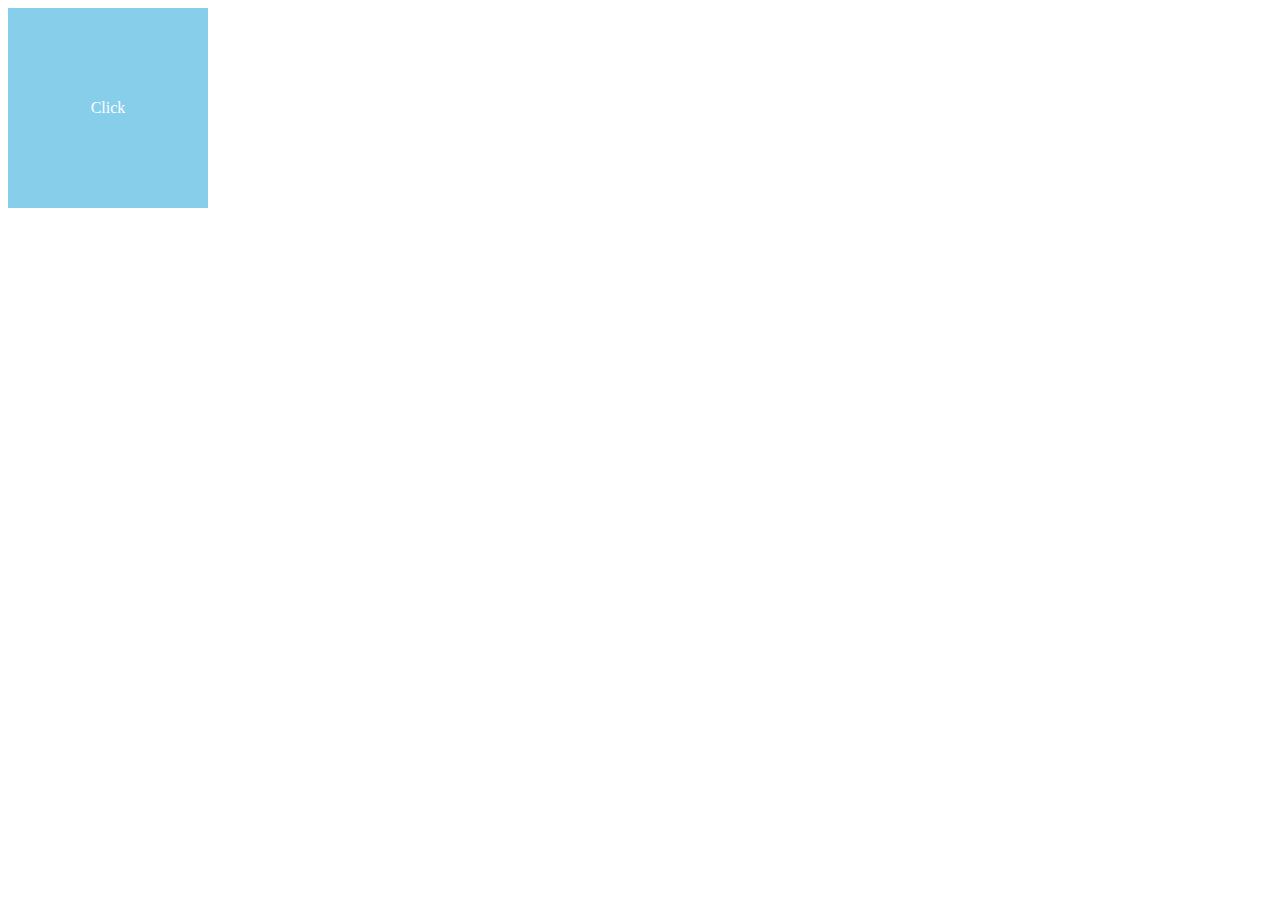
<file: index.html>
<!DOCTYPE html>
<html>
    <head>
        <title> A Box </title>
        <link rel="stylesheet" href="style.css">
    </head>
    <body>
        <div id="box">Click</div>
        <script src="script.js"></script>
    </body>
</html>
</file>
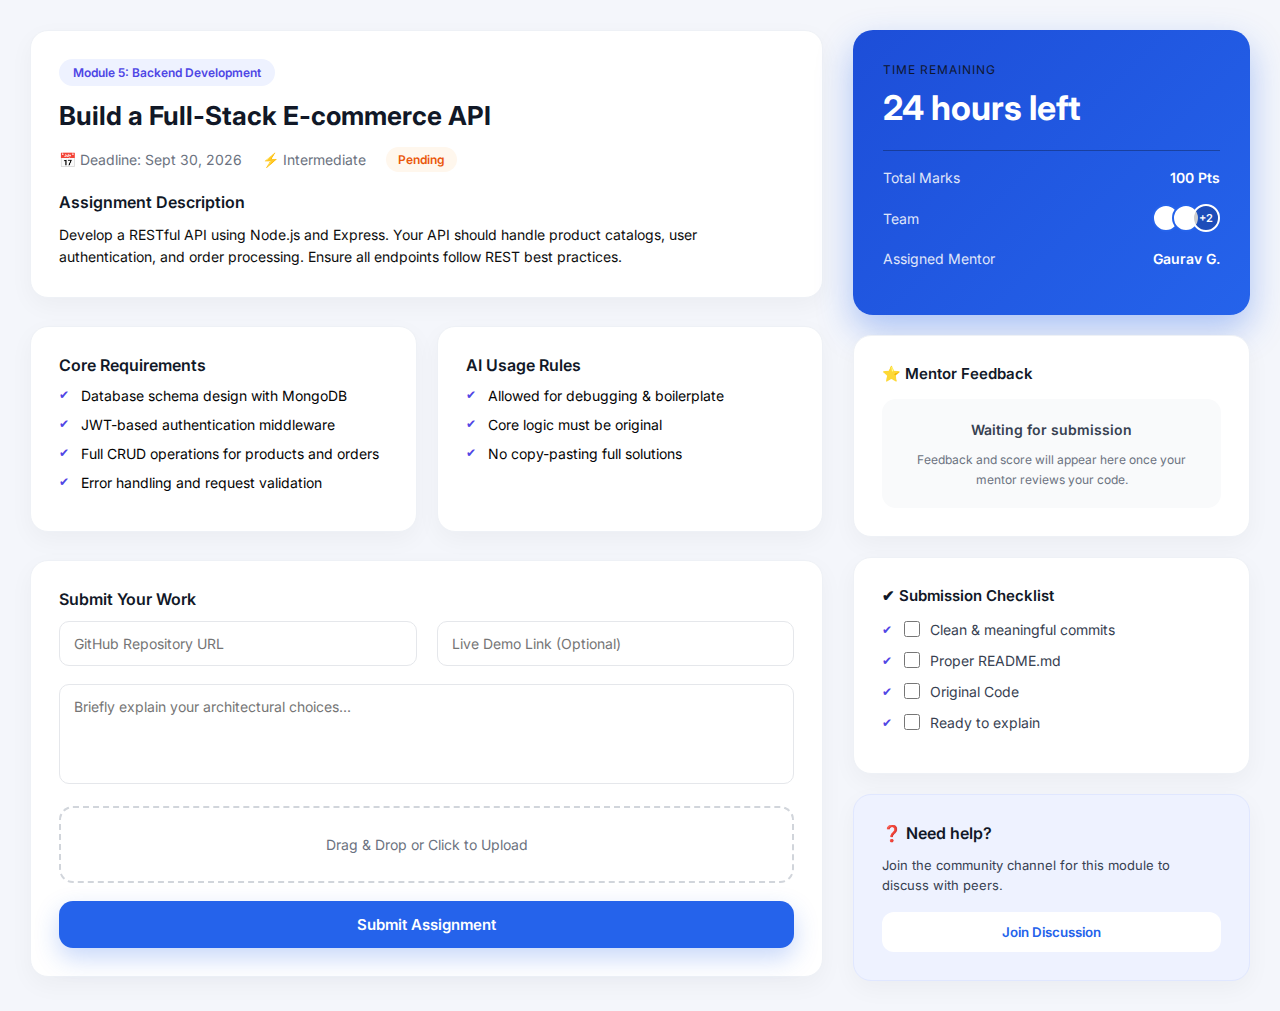
<file: assignment.html>
<!DOCTYPE html>
<html lang="en">
<head>
  <meta charset="UTF-8">
  <title>Assignment Page</title>
  <meta name="viewport" content="width=device-width, initial-scale=1.0">
  <link rel="stylesheet" href="assignment.css">
</head>
<body>

<div class="container">

  <div class="left">

  
  <div class="card">
    <span class="badge">Module 5: Backend Development</span>
    <h1>Build a Full-Stack E-commerce API</h1>

    <div class="meta">
      <span>📅 Deadline: Sept 30, 2026</span>
      <span>⚡ Intermediate</span>
      <span class="status">Pending</span>
    </div>

    <h3>Assignment Description</h3>
    <p>
      Develop a RESTful API using Node.js and Express. Your API should handle product catalogs,
      user authentication, and order processing. Ensure all endpoints follow REST best practices.
    </p>
  </div>


  
  <div class="grid-2">

    <div class="card">
      <h3>Core Requirements</h3>
      <ul>
        <li>Database schema design with MongoDB</li>
        <li>JWT-based authentication middleware</li>
        <li>Full CRUD operations for products and orders</li>
        <li>Error handling and request validation</li>
      </ul>
    </div>

    <div class="card">
      <h3>AI Usage Rules</h3>
      <ul>
        <li>Allowed for debugging & boilerplate</li>
        <li>Core logic must be original</li>
        <li>No copy-pasting full solutions</li>
      </ul>
    </div>

  </div>


  <div class="card">
    <h3>Submit Your Work</h3>

    <div class="grid-2">
      <input type="text" placeholder="GitHub Repository URL">
      <input type="text" placeholder="Live Demo Link (Optional)">
    </div>

    <textarea placeholder="Briefly explain your architectural choices..."></textarea>

    <div class="upload-box" id="uploadBox">
      Drag & Drop or Click to Upload
      <input type="file" id="fileInput" hidden>
    </div>

    <button class="submit-btn">Submit Assignment</button>
  </div>

</div>
   <div class="right">

  <div class="card summary-card">
    <p class="label">TIME REMAINING</p>
    <h2 id="countdown">48 hours left</h2>

    <div class="divider"></div>

    <div class="info-row">
      <span>Total Marks</span>
      <strong>100 Pts</strong>
    </div>

    <div class="info-row">
      <span>Team</span>
      <div class="avatars">
        <div class="avatar"></div>
        <div class="avatar"></div>
        <div class="avatar more">+2</div>
      </div>
    </div>

    <div class="info-row">
      <span>Assigned Mentor</span>
      <strong>Gaurav G.</strong>
    </div>
  </div>


  <div class="card small-card">
    <h3>⭐ Mentor Feedback</h3>

    <div class="feedback-box">
      <p class="waiting">Waiting for submission</p>
      <span>Feedback and score will appear here once your mentor reviews your code.</span>
    </div>
  </div>


  <div class="card small-card">
    <h3>✔ Submission Checklist</h3>

    <ul class="checklist">
      <li><input type="checkbox"> Clean & meaningful commits</li>
      <li><input type="checkbox"> Proper README.md</li>
      <li><input type="checkbox"> Original Code</li>
      <li><input type="checkbox"> Ready to explain</li>
    </ul>
  </div>


  <div class="card help-card">
    <h3>❓ Need help?</h3>
    <p>Join the community channel for this module to discuss with peers.</p>
    <button class="join-btn">Join Discussion</button>
  </div>

</div>

</div>
<script src="assignment.js"></script>
</body>
</html>
</file>
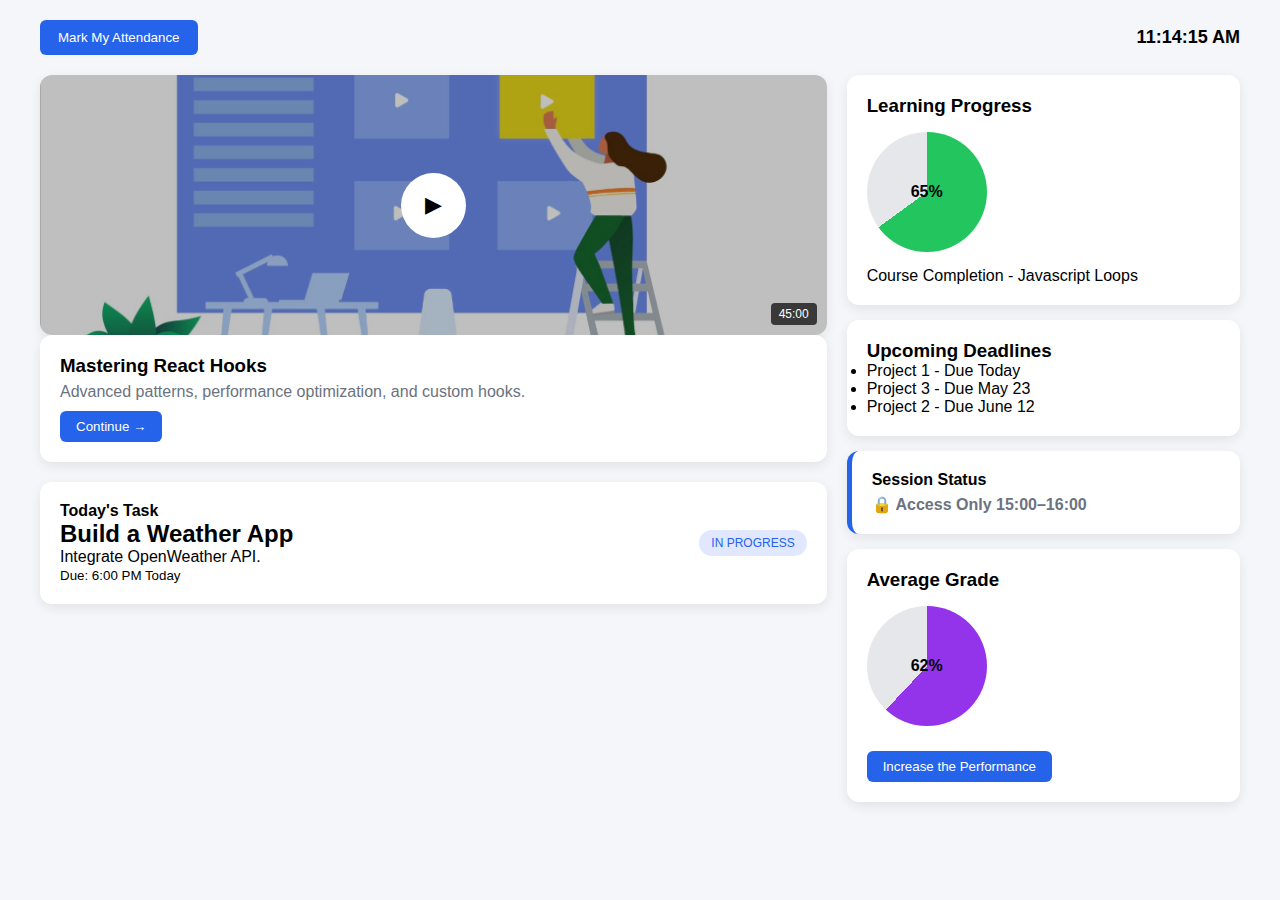
<file: atttendance.html>
<!DOCTYPE html>
<html lang="en">
<head>
  <meta charset="UTF-8">
  <title>Student Dashboard</title>
  <meta name="viewport" content="width=device-width, initial-scale=1.0">
  <link rel="stylesheet" href="attendance.css">
</head>
<body>

<div class="container">


  <div class="top-bar">
    <button class="attendance-btn">Mark My Attendance</button>
    <div class="timer" id="clock">00:00:00</div>
  </div>

  <div class="grid-layout">

    <div class="left-section">

      <div class="card video-card" id="videoCard">
        <div class="video-wrapper">
          <img src="thumbnail.jpeg" class="thumbnail">

          <div class="overlay">
            <div class="play-btn">▶</div>
            <span class="video-time">45:00</span>
          </div>
        </div>
      </div>

      <div class="card course-info">
        <h3>Mastering React Hooks</h3>
        <p>Advanced patterns, performance optimization, and custom hooks.</p>
        <button class="primary-btn">Continue →</button>
      </div>

      <div class="card task-card">
        <div>
          <h4>Today's Task</h4>
          <h2>Build a Weather App</h2>
          <p>Integrate OpenWeather API.</p>
          <small>Due: 6:00 PM Today</small>
        </div>
        <span class="status">IN PROGRESS</span>
      </div>

    </div>

    <div class="right-section">

      <div class="card progress-card">
        <h3>Learning Progress</h3>
        <div class="circle" data-progress="65"><span>65%</span></div>
        <p>Course Completion - Javascript Loops</p>
      </div>

      <div class="card deadline-card">
        <h3>Upcoming Deadlines</h3>
        <ul>
          <li>Project 1 - Due Today</li>
          <li>Project 3 - Due May 23</li>
          <li>Project 2 - Due June 12</li>
        </ul>
      </div>

      <div class="card attendance-status">
        <h4>Session Status</h4>
        <p id="statusText">Not Started</p>
      </div>

      <div class="card performance-card">
        <h3>Average Grade</h3>
        <div class="circle purple" data-progress="62"><span>62%</span></div>
        <button class="primary-btn">Increase the Performance</button>
      </div>

    </div>

  </div>
</div>

<div class="video-modal" id="videoModal">
  <div class="video-content">
    <span class="close-btn" id="closeVideo">&times;</span>
    <iframe id="lessonFrame" width="100%" height="420"
      src="https://youtube.com/embed/playlist?list=PLgUwDviBIf0oF6QL8m22w1hIDC1vJ_BHz&si=QErlgUcFMgPCkrqh" frameborder="0"
      allow="autoplay; encrypted-media" allowfullscreen>
    </iframe>
  </div>
</div>

<script src="attendance.js"></script>
</body>
</html>
</file>
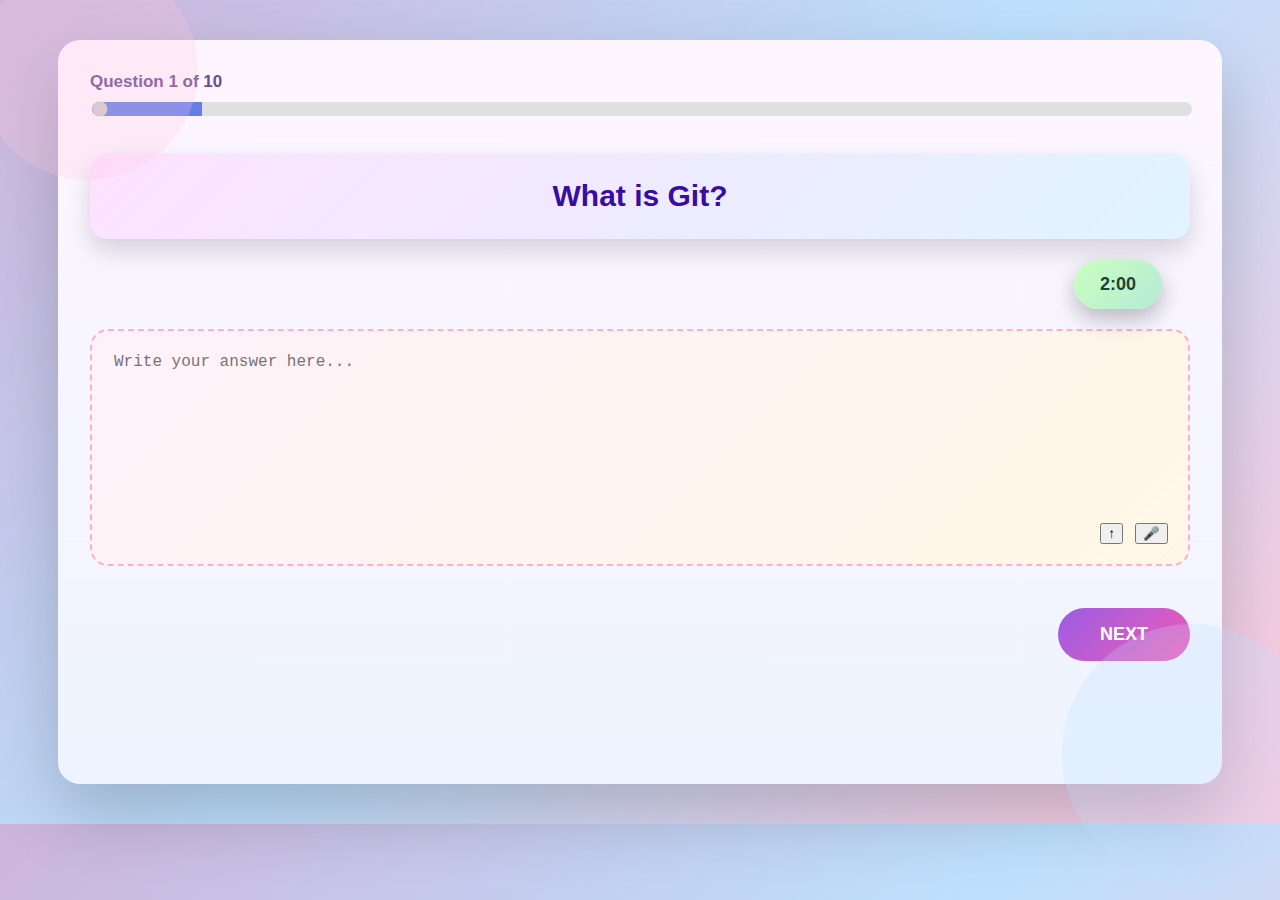
<file: quiz.html>
<!DOCTYPE html>
<html>
<head>
  <title>Quiz Page</title>
  <link rel="stylesheet" href="quiz.css">
</head>
<body>

<div class="quiz-container">

  <!-- Header -->
  <div class="quiz-header">
    <span id="q-title">Question 1 of 10</span>
    <input type="range" min="1" max="10" value="1" disabled>
  </div>

  <!-- Question -->
  <div class="question"></div>

  <!-- Answer Box -->
  <div class="answer-box">
    <textarea
      id="answer"
      placeholder="Write your answer here..."
    ></textarea>

    <div class="icons">
      <button type="button">↑</button>
      <button type="button">🎤</button>
    </div>
  </div>

  <!-- Footer -->
  <div class="quiz-footer">
    <div class="timer" id="timer">2:00</div>
    <button class="next-btn">NEXT</button>
  </div>

</div>

<script src="quiz.js"></script>
</body>
</html>
</file>
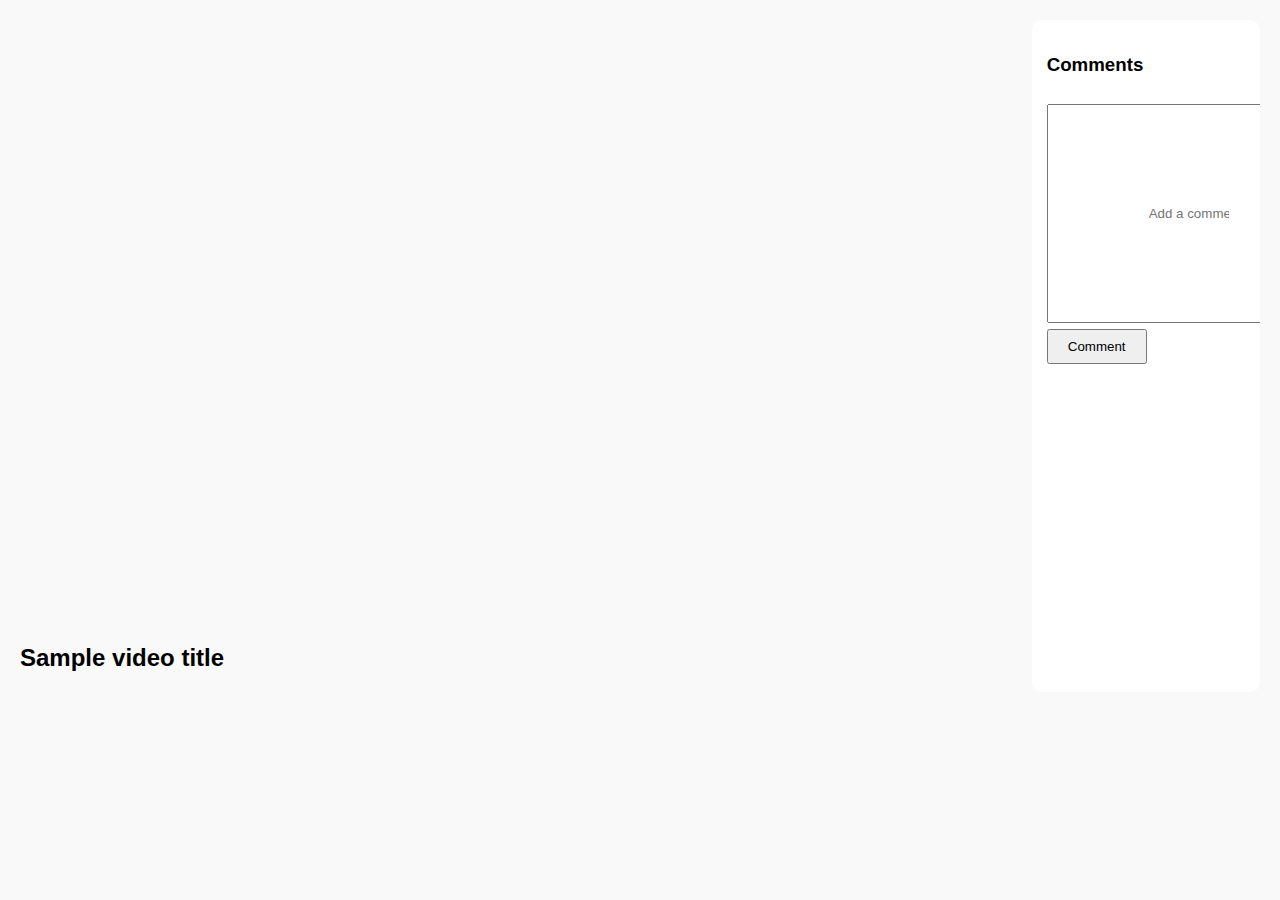
<file: video.html>
<!DOCTYPE html>
<html Lang="en">
    <head>
        <meta charset="UTF-8">
        <title>video page</title>
        <link rel="stylesheet" href="video.css">
    </head>
    <body>
        <div class="container">
            <!-- a space -->
             <div class="video-section">
                <iframe
                src="https://youtube.com/embed/playlist?list=PLgUwDviBIf0oF6QL8m22w1hIDC1vJ_BHz&si=QErlgUcFMgPCkrqh"
                frameborder="0"
                allowfullscreen>
            </iframe>
            <h2>Sample video title</h2>
            </div>
            <!--comment-->
            <div class="comment-section">
                <h3>Comments</h3>
                <div id="comments"></div>
                <input type="text" id="commentInput" placeholder="Add a comment">
                <button id="addComment">Comment</button>
            </div>
            </div>
        <script src="video.js"></script>
            </div>
        </div>
    </body>
</html>
</file>
<file: style.css>
#box{
    width:200px;
    height:200px;
    background: skyblue;
    color: white;
    display: flex;
    align-items: center;
    justify-content: center;
    cursor: pointer;
}
</file>
<file: assignment.css>
@import url('https://fonts.googleapis.com/css2?family=Inter:wght@400;500;600;700&display=swap');

* {
  margin: 0;
  padding: 0;
  box-sizing: border-box;
  font-family: 'Inter', sans-serif;
}

body {
  background: #f4f6fb;
  padding: 30px;
  color: #111827;
}


.container {
  max-width: 1300px;
  margin: auto;
  display: grid;
  grid-template-columns: 2fr 1fr;
  gap: 30px;
}

.left {
  display: flex;
  flex-direction: column;
  gap: 28px;
}

.card {
  background: #ffffff;
  border-radius: 18px;
  padding: 28px;
  border: 1px solid #eef1f6;
  box-shadow: 0 8px 25px rgba(0,0,0,0.04);
}

.badge {
  display: inline-block;
  background: #eef2ff;
  color: #4f46e5;
  font-size: 12px;
  font-weight: 600;
  padding: 6px 14px;
  border-radius: 50px;
  margin-bottom: 14px;
}

h1 {
  font-size: 26px;
  font-weight: 700;
  margin-bottom: 16px;
}

.grid-2 {
  display: grid;
  grid-template-columns: 1fr 1fr;
  gap: 20px;
}

.meta {
  display: flex;
  align-items: center;
  gap: 20px;
  font-size: 14px;
  color: #6b7280;
  margin-bottom: 20px;
}

.status {
  background: #fff7ed;
  color: #ea580c;
  padding: 5px 12px;
  border-radius: 50px;
  font-size: 12px;
  font-weight: 600;
}

.card h3 {
  font-size: 16px;
  font-weight: 600;
  margin-bottom: 12px;
}

.card p {
  font-size: 14px;
  line-height: 1.6;
  color: #0d0d0d;
}

ul {
  list-style: none;
}

ul li {
  font-size: 14px;
  color: #040404;
  margin-bottom: 12px;
  padding-left: 22px;
  position: relative;
}

ul li::before {
  content: "✔";
  position: absolute;
  left: 0;
  font-size: 12px;
  color: #4f46e5;
}

input, textarea {
  width: 100%;
  padding: 13px 14px;
  border-radius: 10px;
  border: 1px solid #e5e7eb;
  font-size: 14px;
  margin-bottom: 14px;
  transition: 0.2s ease;
}

input:focus, textarea:focus {
  outline: none;
  border-color: #4f46e5;
  box-shadow: 0 0 0 3px rgba(79, 70, 229, 0.1);
}

textarea {
  min-height: 100px;
  resize: none;
}

.upload-box {
  border: 2px dashed #d1d5db;
  border-radius: 14px;
  padding: 28px;
  text-align: center;
  color: #6b7280;
  font-size: 14px;
  cursor: pointer;
  transition: 0.2s ease;
  margin-bottom: 18px;
}

.upload-box:hover {
  border-color: #4f46e5;
  background: #f9fafb;
}

.submit-btn {
  width: 100%;
  padding: 14px;
  border-radius: 14px;
  border: none;
  background: #2563eb;
  color: white;
  font-weight: 600;
  font-size: 15px;
  cursor: pointer;
  transition: 0.2s ease;
  box-shadow: 0 10px 25px rgba(37, 99, 235, 0.25);
}

.submit-btn:hover {
  background: #1e40af;
  transform: translateY(-2px);
}

.summary-card {
  background: linear-gradient(135deg, #1d4ed8, #2563eb);
  color: white;
  border: none;
  padding: 30px;
  border-radius: 20px;
  box-shadow: 0 15px 35px rgba(37, 99, 235, 0.35);
}

.summary-card .label {
  font-size: 12px;
  letter-spacing: 1px;
  opacity: 0.85;
  margin-bottom: 8px;
}

.summary-card h2 {
  font-size: 34px;
  font-weight: 700;
  margin-bottom: 22px;
}

.summary-card .divider {
  height: 1px;
  background: rgba(8, 8, 8, 0.3);
  margin: 18px 0;
}

.info-row {
  display: flex;
  justify-content: space-between;
  align-items: center;
  margin-bottom: 18px;
  font-size: 14px;
}

.info-row span {
  opacity: 0.85;
}

.info-row strong {
  font-weight: 600;
}

.avatars {
  display: flex;
  align-items: center;
}

.avatar {
  width: 28px;
  height: 28px;
  background: white;
  border-radius: 50%;
  margin-left: -8px;
  border: 2px solid #2563eb;
}

.avatar:first-child {
  margin-left: 0;
}

.avatar.more {
  display: flex;
  align-items: center;
  justify-content: center;
  font-size: 11px;
  font-weight: 600;
  background: rgba(3, 3, 3, 0.2);
  color: white;
  border: 2px solid white;
}

@media (max-width: 900px) {

  .container {
    grid-template-columns: 1fr;
  }

  .grid-2 {
    grid-template-columns: 1fr;
  }

}

input {
  margin-bottom: 0;
}

textarea {
  margin: 18px 0;
}


.right {
  display: flex;
  flex-direction: column;
  gap: 20px;
}

.small-card h3 {
  font-size: 15px;
  margin-bottom: 16px;
}

.feedback-box {
  background: #f9fafb;
  border-radius: 14px;
  padding: 20px;
  text-align: center;
  color: #6b7280;
}

.feedback-box .waiting {
  font-weight: 600;
  margin-bottom: 6px;
  color: #374151;
  font-size: 14px;
}

.feedback-box span {
  font-size: 12px;
}

.checklist {
  list-style: none;
  padding: 0;
}

.checklist li {
  display: flex;
  align-items: center;
  gap: 10px;
  margin-bottom: 14px;
  font-size: 14px;
  color: #374151;
}

.checklist input {
  width: 16px;
  height: 16px;
}

.help-card {
  background: #eef2ff;
  border: 1px solid #e0e7ff;
}

.help-card p {
  font-size: 13px;
  margin: 10px 0 16px;
  color: #374151;
}

.join-btn {
  width: 100%;
  padding: 12px;
  border-radius: 12px;
  border: none;
  background: white;
  color: #2563eb;
  font-weight: 600;
  cursor: pointer;
  transition: 0.2s ease;
}

.join-btn:hover {
  background: #2563eb;
  color: white;
}
</file>
<file: attendance.css>
* {
  margin: 0;
  padding: 0;
  box-sizing: border-box;
  font-family: 'Segoe UI', sans-serif;
}

body {
  background: #f4f6f9;
  padding: 20px;
}

.container {
  max-width: 1200px;
  margin: auto;
}


.top-bar {
  display: flex;
  justify-content: space-between;
  align-items: center;
  margin-bottom: 20px;
}

.right-section {
  display: flex;
  flex-direction: column;
  gap: 15px;   
}

.attendance-btn {
  background: #2563eb;
  color: white;
  border: none;
  padding: 10px 18px;
  border-radius: 6px;
  cursor: pointer;
}

.timer {
  font-size: 18px;
  font-weight: bold;
}


.grid-layout {
  display: grid;
  grid-template-columns: 2fr 1fr;
  gap: 20px;
}


.card {
  background: white;
  padding: 20px;
  border-radius: 12px;
  box-shadow: 0 4px 12px rgba(0,0,0,0.08);
}

.learning-card {
  display: flex;
  gap: 20px;
}

.learning-image {
  width: 250px;
  height: 150px;
  background: linear-gradient(120deg, #2563eb, #1e40af);
  border-radius: 10px;
}

.primary-btn {
  margin-top: 10px;
  padding: 8px 16px;
  background: #2563eb;
  color: white;
  border: none;
  border-radius: 6px;
  cursor: pointer;
}

.task-card {
  display: flex;
  justify-content: space-between;
  align-items: center;
  margin-top: 20px;
}

.status {
  background: #e0e7ff;
  padding: 6px 12px;
  border-radius: 20px;
  font-size: 12px;
  color: #2563eb;
}

.circle {
  width: 120px;
  height: 120px;
  border-radius: 50%;
  background: conic-gradient(#22c55e 0%, #22c55e 65%, #e5e7eb 65%);
  display: flex;
  justify-content: center;
  align-items: center;
  margin: 15px 0;
  font-weight: bold;
}

.circle.purple {
  background: conic-gradient(#9333ea 0%, #9333ea 62%, #e5e7eb 62%);
}
@media (max-width: 900px) {
  .grid-layout {
    grid-template-columns: 1fr;
  }

  .video-wrapper {
    height: 200px;
  }
}

@media (max-width: 500px) {
  body {
    padding: 10px;
  }

  .video-wrapper {
    height: 180px;
  }
}








.video-card {
  padding: 0;
  overflow: hidden;
}

.video-wrapper {
  position: relative;
  width: 100%;
  height: 260px;
  cursor: pointer;
}

.thumbnail {
  width: 100%;
  height: 200%;
  object-fit: cover;
  display: block;
}

.overlay {
  position: absolute;
  inset: 0;
  background: rgba(0,0,0,0.25);
  display: flex;
  align-items: center;
  justify-content: center;
}

.play-btn {
  width: 65px;
  height: 65px;
  background: white;
  border-radius: 50%;
  display: flex;
  align-items: center;
  justify-content: center;
  font-size: 22px;
  transition: 0.3s;
}

.video-wrapper:hover .play-btn {
  transform: scale(1.1);
}

.video-time {
  position: absolute;
  bottom: 10px;
  right: 10px;
  background: rgba(0,0,0,0.75);
  color: white;
  padding: 4px 8px;
  font-size: 12px;
  border-radius: 4px;
}

.course-info p {
  color: #6b7280;
  margin-top: 6px;

}


.attendance-status {
  border-left: 5px solid #2563eb;
}

.attendance-status p {
  margin-top: 6px;
  font-weight: 600;
}

.status-full { color: #16a34a; }
.status-half { color: #d97706; }
.status-absent { color: #dc2626; }
.status-locked { color: #6b7280; }


.right-section{
  display:flex;
  flex-direction:column;
  gap:15px;
}

.video-card{padding:0;overflow:hidden;}
.video-wrapper{position:relative;height:260px;cursor:pointer;}
.thumbnail{width:100%;height:100%;object-fit:cover;}

.overlay{
  position:absolute;inset:0;
  background:rgba(0,0,0,.25);
  display:flex;align-items:center;justify-content:center;
}

.play-btn{
  width:65px;height:65px;background:#fff;border-radius:50%;
  display:flex;align-items:center;justify-content:center;
  font-size:22px;
}

.video-time{
  position:absolute;bottom:10px;right:10px;
  background:rgba(0,0,0,.7);color:#fff;
  padding:4px 8px;font-size:12px;border-radius:4px;
}

.video-modal{
  position:fixed;inset:0;background:rgba(0,0,0,.75);
  display:none;align-items:center;justify-content:center;
  z-index:999;
}

.video-content{
  width:85%;max-width:900px;background:#fff;
  border-radius:10px;padding:20px;position:relative;
}

.close-btn{
  position:absolute;top:8px;right:14px;
  font-size:26px;cursor:pointer;
}

.status-full{color:#16a34a;}
.status-half{color:#d97706;}
.status-absent{color:#dc2626;}
.status-locked{color:#6b7280;}
</file>
<file: quiz.css>
/* ================= BODY ================= */
body {
  font-family: "Segoe UI", Arial, sans-serif;
  background: linear-gradient(135deg, #cdb4db, #bde0fe, #ffc8dd);
  margin: 0;
  padding: 0;
}

/* ================= CONTAINER ================= */
.quiz-container {
  width: 1100px;
  min-height: 680px;
  background: linear-gradient(180deg, #fef6ff, #eef4ff);
  border-radius: 22px;
  padding: 32px;
  margin: 40px auto;
  box-shadow: 0 30px 70px rgba(0, 0, 0, 0.2);
  position: relative;
  overflow: visible;
}

/* Decorative blobs */
.quiz-container::before,
.quiz-container::after {
  content: "";
  position: absolute;
  border-radius: 50%;
  opacity: 0.25;
  pointer-events: none;
}

.quiz-container::before {
  width: 220px;
  height: 220px;
  background: #ffc8dd;
  top: -80px;
  left: -80px;
}

.quiz-container::after {
  width: 260px;
  height: 260px;
  background: #bde0fe;
  bottom: -100px;
  right: -100px;
}

/* ================= HEADER ================= */
.quiz-header {
  display: flex;
  flex-direction: column;
  gap: 8px;
}

.quiz-header span {
  font-size: 17px;
  font-weight: 700;
  color: #6a4c93;
}

/* ================= PROGRESS ================= */
.quiz-header input[type="range"] {
  width: 100%;
  height: 14px;
  appearance: none;
  border-radius: 20px;
  background: linear-gradient(
    to right,
    #ffafcc 0%,
    #ffafcc 0%,
    #a2d2ff 0%,
    #a2d2ff 100%
  );
}

/* ================= QUESTION ================= */
.question {
  margin: 35px 0 90px;
  font-size: 30px;
  font-weight: 800;
  text-align: center;
  color: #3a0ca3;
  background: linear-gradient(135deg, #fde2ff, #e0f4ff);
  padding: 26px;
  border-radius: 18px;
  box-shadow: 0 12px 25px rgba(0,0,0,0.15);
}

/* ================= ANSWER ================= */
.answer-box {
  background: linear-gradient(135deg, #fff1fa, #fff7e6);
  border: 2px dashed #ffafcc;
  border-radius: 18px;
  padding: 20px;
}

.answer-box textarea {
  width: 100%;
  height: 150px;
  border: none;
  outline: none;
  resize: none;
  font-size: 16px;
  background: transparent;
}

/* ================= ICONS ================= */
.icons {
  display: flex;
  justify-content: flex-end;
  gap: 12px;
  margin-top: 14px;
}

/* ================= FOOTER ================= */
.quiz-footer {
  margin-top: 42px;
  display: flex;
  justify-content: flex-end;
}

/* ================= TIMER (UPPER-RIGHT, BETWEEN) ================= */
.timer {
  position: absolute;
  top: 220px;          /* 🔥 MOVED UP (near question) */
  right: 60px;        /* RIGHT SIDE */

  background: linear-gradient(135deg, #caffbf, #b5ead7);
  color: #1b4332;
  font-weight: 800;
  padding: 14px 26px;
  border-radius: 40px;
  font-size: 18px;
  box-shadow: 0 10px 22px rgba(0,0,0,0.25);

  pointer-events: none;
  animation: pulse 1.6s infinite;
}

/* Pulse animation */
@keyframes pulse {
  0% { transform: scale(1); }
  50% { transform: scale(1.05); }
  100% { transform: scale(1); }
}

/* ================= NEXT BUTTON ================= */
.next-btn {
  background: linear-gradient(135deg, #9b5de5, #f15bb5);
  color: white;
  border: none;
  padding: 16px 42px;
  font-size: 18px;
  border-radius: 40px;
  cursor: pointer;
  font-weight: 800;
}
</file>
<file: video.css>
body{
    margin:0;
    font-family: Arial,sans-serif;
    background: #f9f9f9;

}
.container{
    display:flex;
    padding:20px;
    gap:20px;
}
.video-section{
    flex:5;
}
.video-section iframe{
    width:100%;
    height: 600px;
    border-radius: 10px;

}
.comment-section{
    flex:1;
    background:white;
    padding: 15px;
    border-radius: 10px;
    height:450;
    overflow-y: auto;
}
#comments div{
    background:#eee;
    margin-bottom: 100px;
    padding:8px;
    border-radius:6px;
}
#commentInput{
    width:80px;
    padding:100px;
    margin-top:10px;

}
button{
    width:100px;
    padding:8px;
    margin-top: 6px;
    cursor:pointer;
}
</file>
